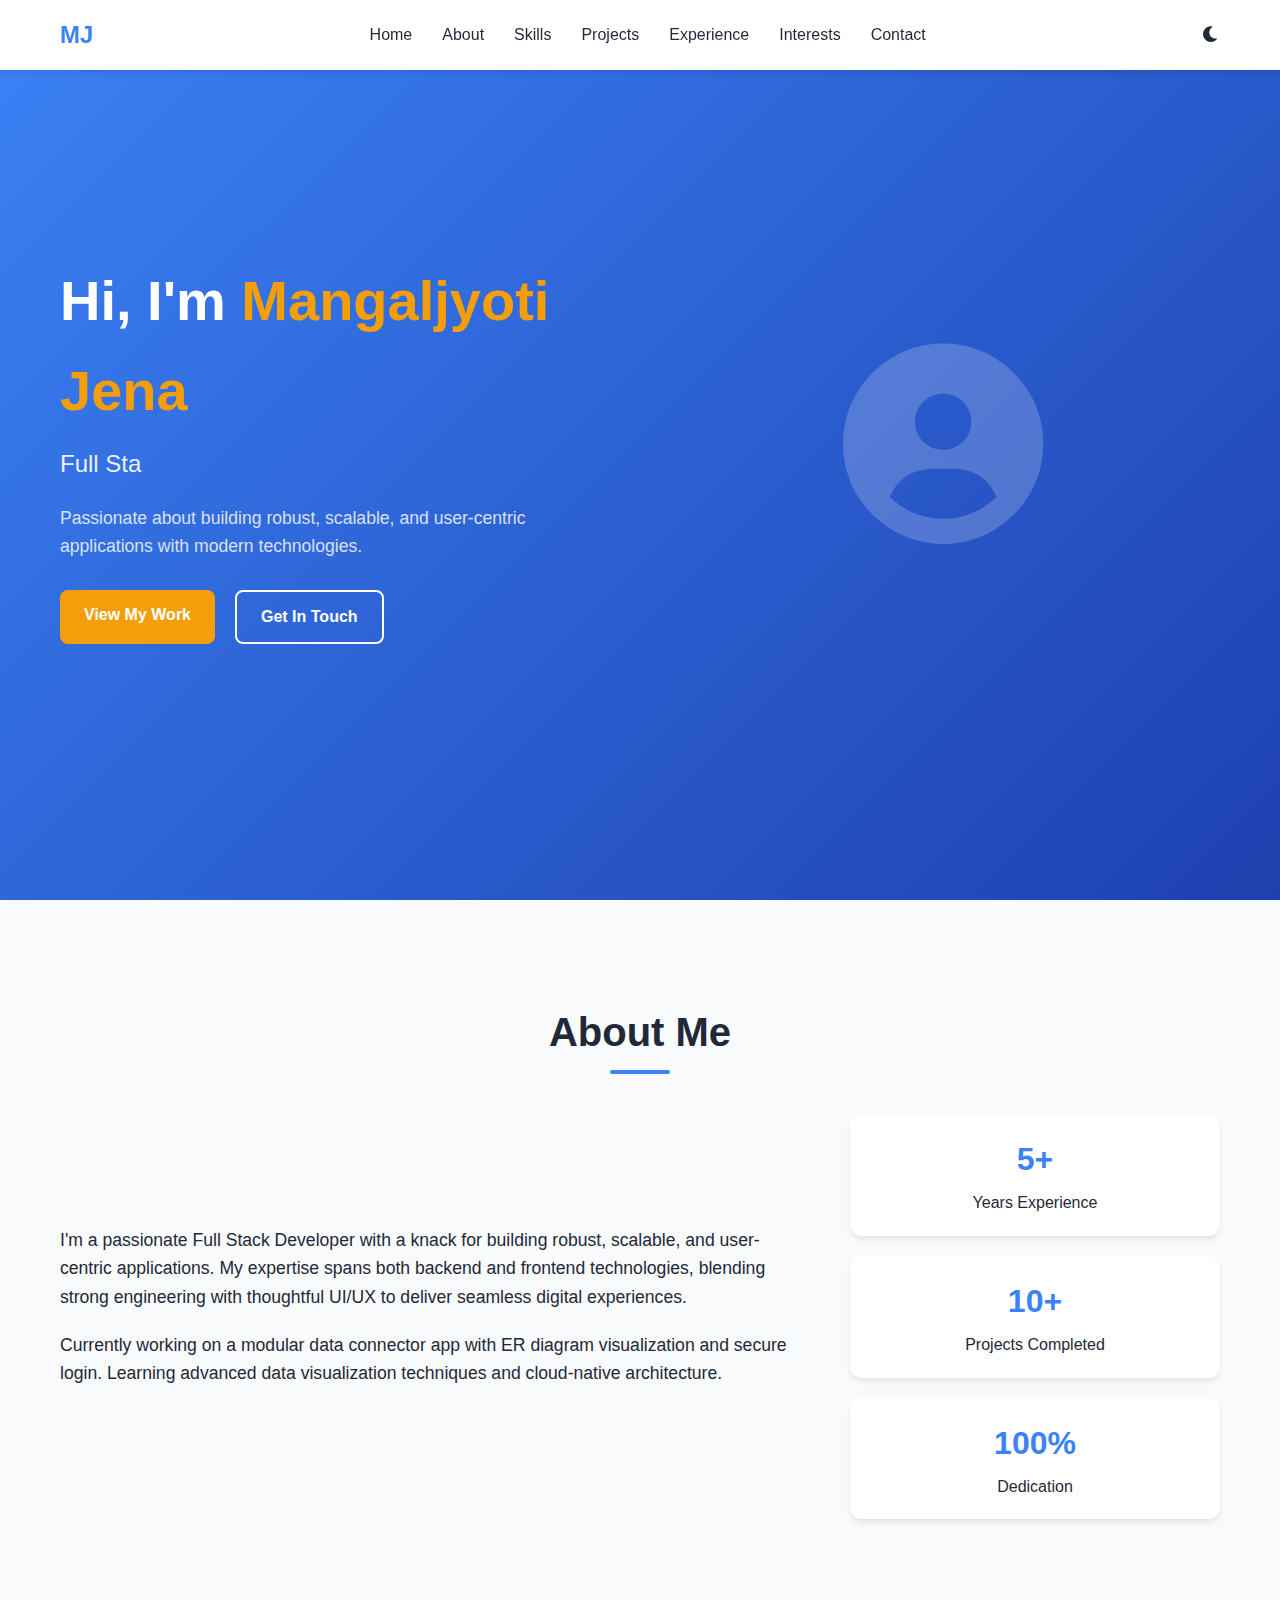
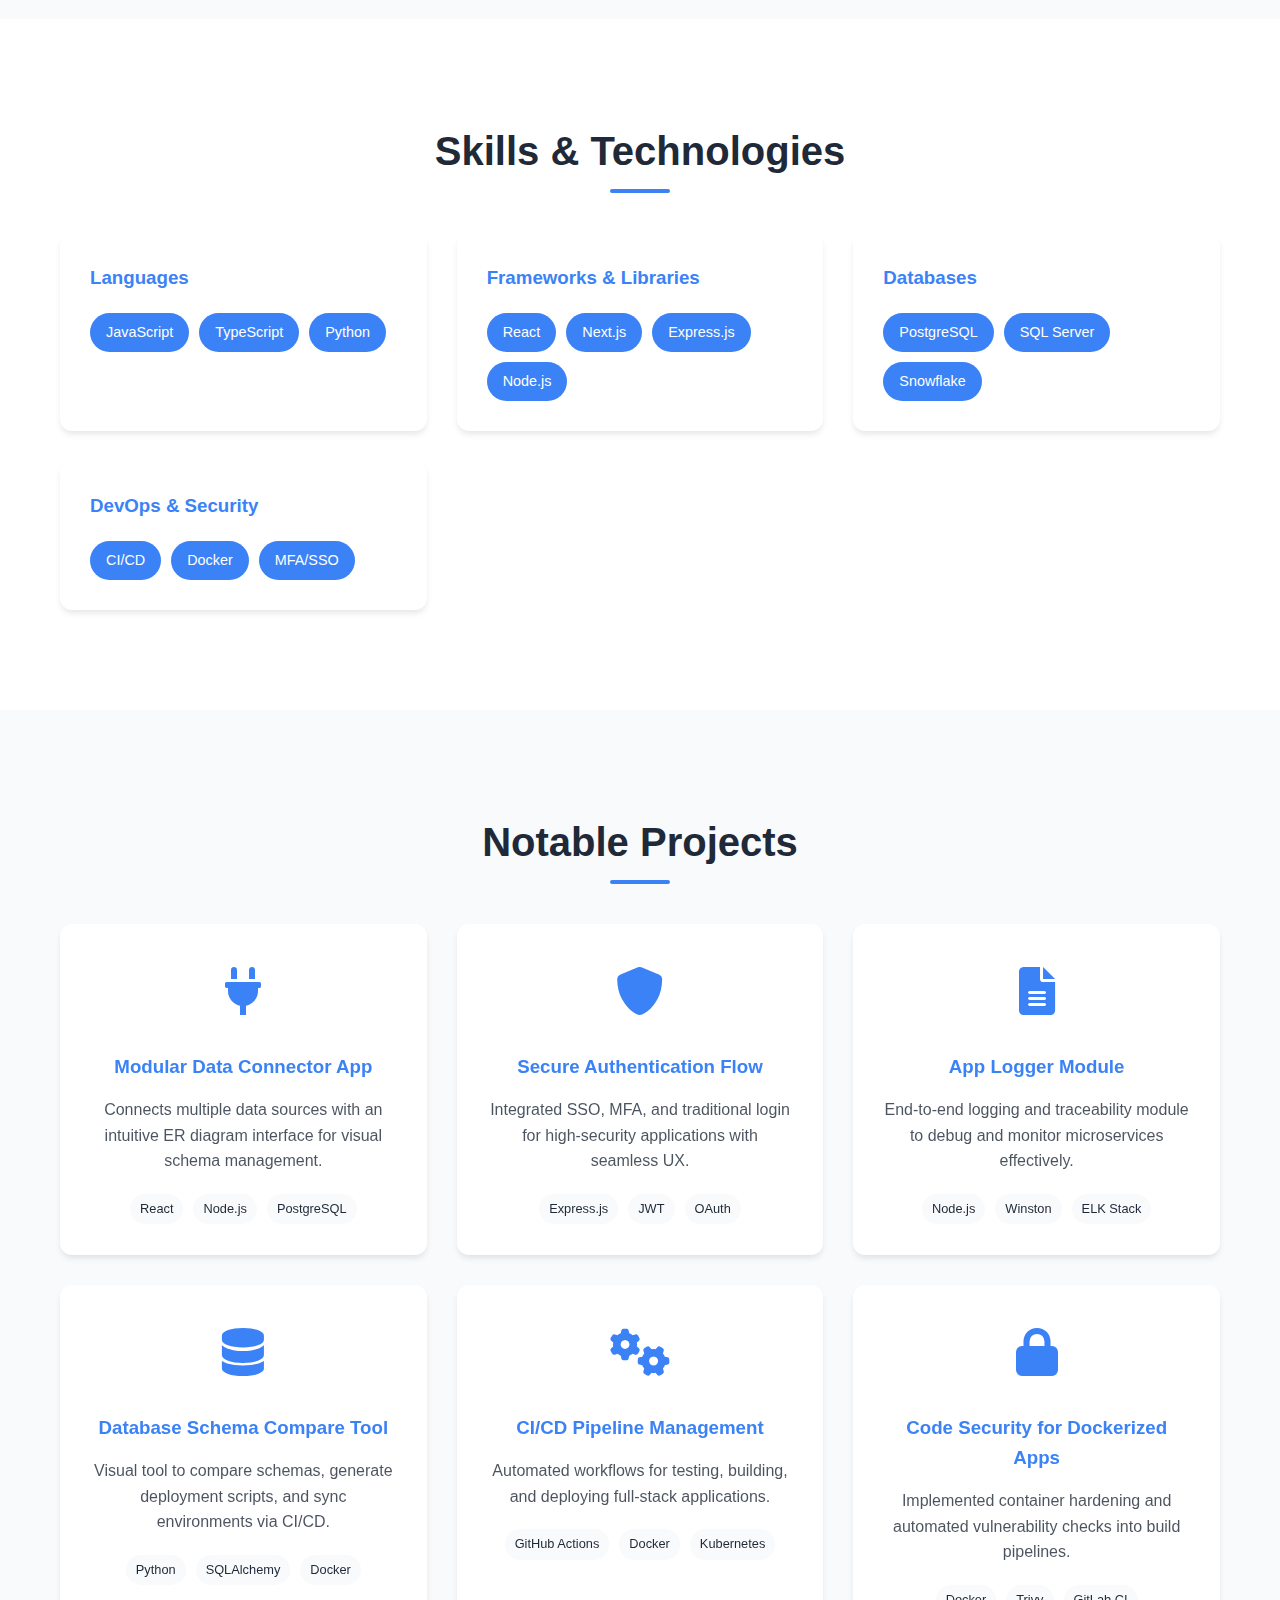
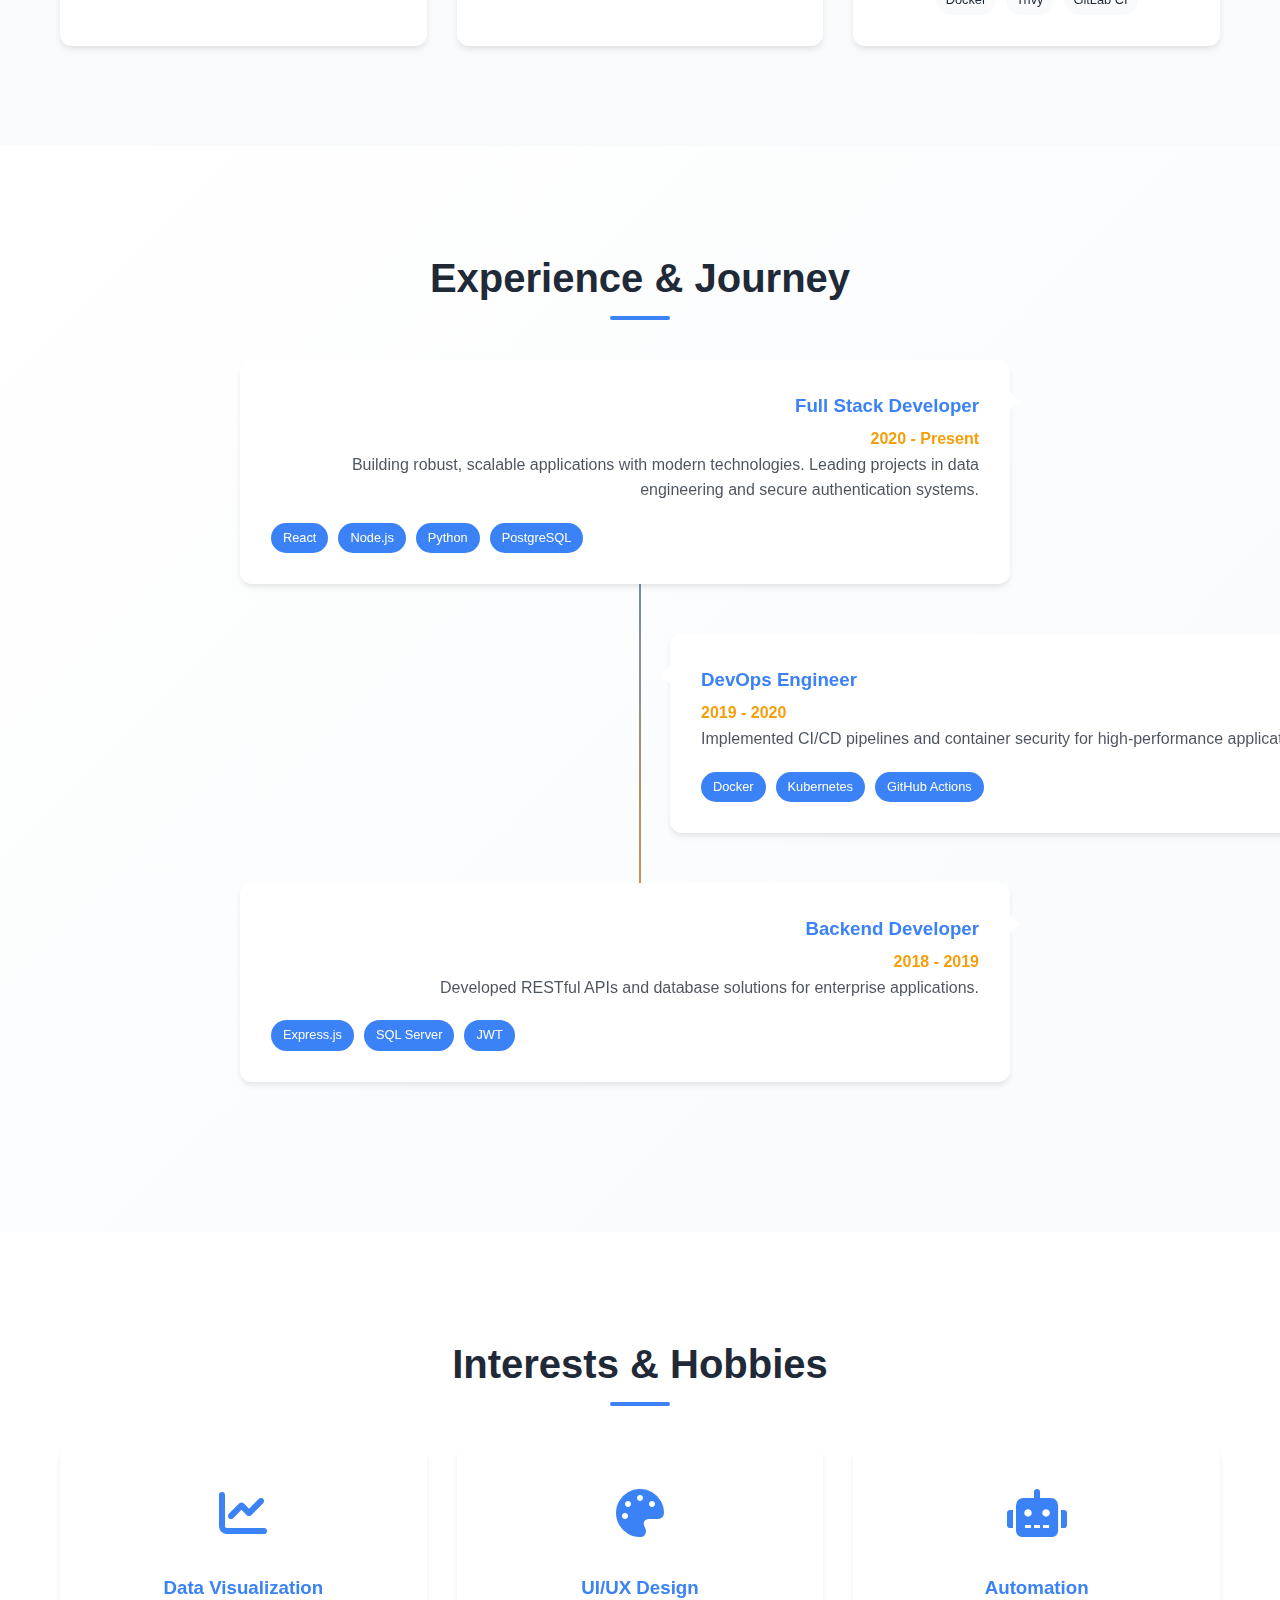
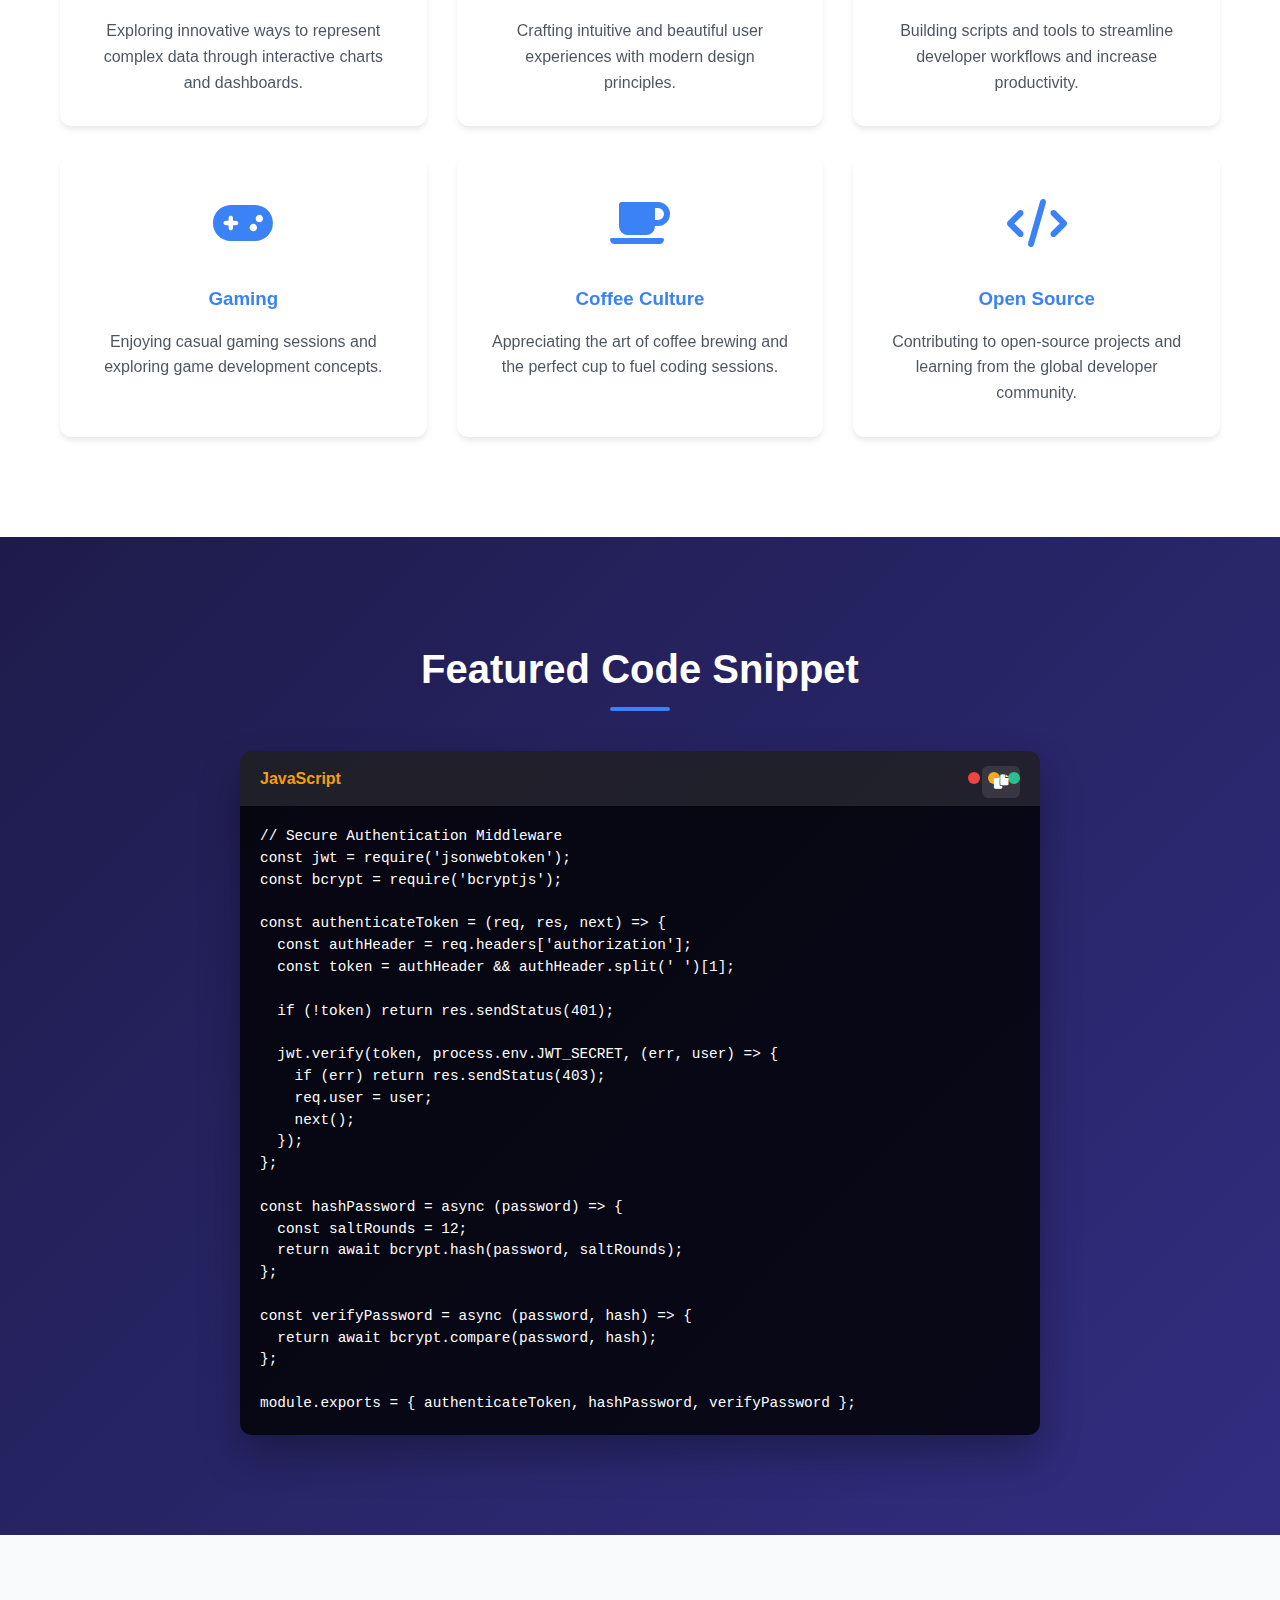
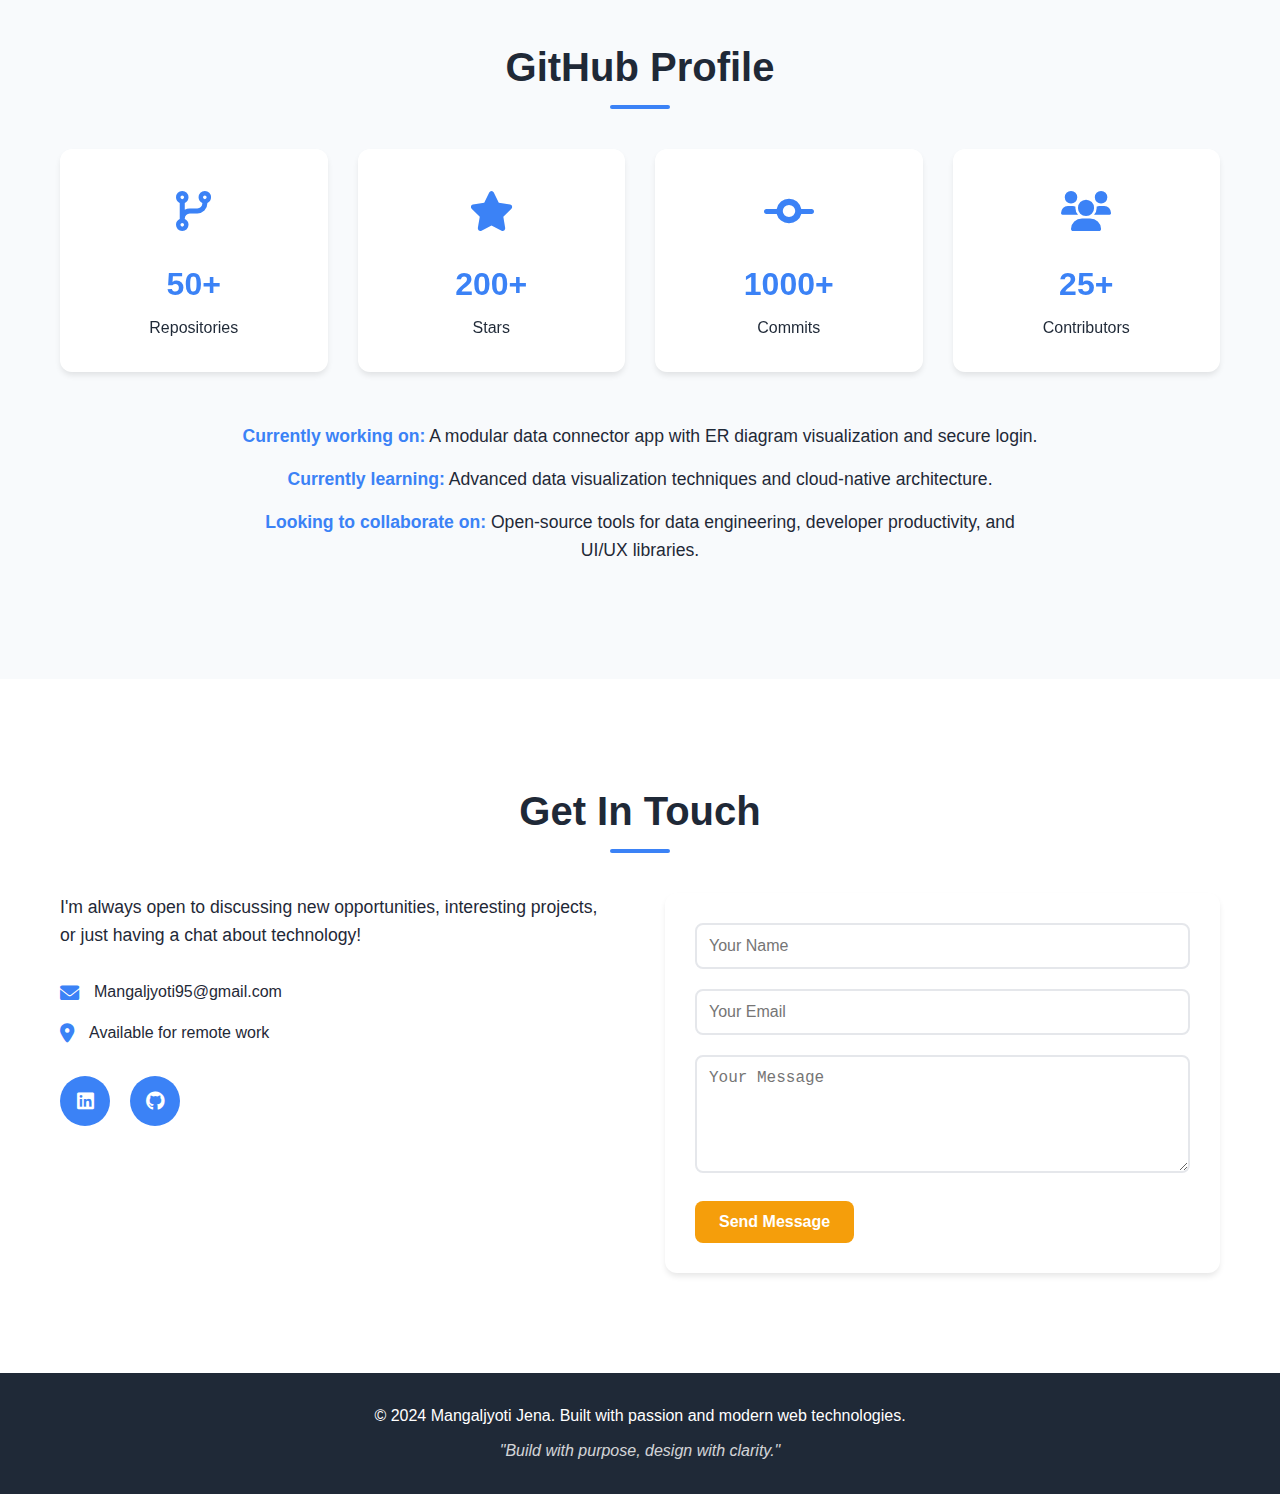
<file: index.html>
<!DOCTYPE html>
<html lang="en">
<head>
    <meta charset="UTF-8">
    <meta name="viewport" content="width=device-width, initial-scale=1.0">
    <title>Mangaljyoti Jena - Full Stack Developer</title>
    <link rel="stylesheet" href="styles.css">
    <link href="https://cdnjs.cloudflare.com/ajax/libs/font-awesome/6.0.0/css/all.min.css" rel="stylesheet">
</head>
<body>
    <nav class="navbar">
        <div class="nav-container">
            <div class="nav-logo">MJ</div>
            <ul class="nav-menu">
                <li><a href="#hero">Home</a></li>
                <li><a href="#about">About</a></li>
                <li><a href="#skills">Skills</a></li>
                <li><a href="#projects">Projects</a></li>
                <li><a href="#experience">Experience</a></li>
                <li><a href="#interests">Interests</a></li>
                <li><a href="#contact">Contact</a></li>
            </ul>
            <div class="nav-toggle">
                <button id="theme-toggle" class="theme-btn"><i class="fas fa-moon"></i></button>
                <div class="hamburger">
                    <span></span>
                    <span></span>
                    <span></span>
                </div>
            </div>
        </div>
    </nav>

    <section id="hero" class="hero">
        <div class="hero-container">
            <div class="hero-content">
                <h1 class="hero-title">Hi, I'm <span class="highlight">Mangaljyoti Jena</span></h1>
                <p class="hero-subtitle">Full Stack Developer | App Creator | Problem Solver</p>
                <p class="hero-description">Passionate about building robust, scalable, and user-centric applications with modern technologies.</p>
                <div class="hero-buttons">
                    <a href="#projects" class="btn btn-primary">View My Work</a>
                    <a href="#contact" class="btn btn-secondary">Get In Touch</a>
                </div>
            </div>
            <div class="hero-image">
                <div class="profile-avatar">
                    <i class="fas fa-user-circle"></i>
                </div>
            </div>
        </div>
    </section>

    <section id="about" class="about">
        <div class="container">
            <h2 class="section-title">About Me</h2>
            <div class="about-content">
                <div class="about-text">
                    <p>I'm a passionate Full Stack Developer with a knack for building robust, scalable, and user-centric applications. My expertise spans both backend and frontend technologies, blending strong engineering with thoughtful UI/UX to deliver seamless digital experiences.</p>
                    <p>Currently working on a modular data connector app with ER diagram visualization and secure login. Learning advanced data visualization techniques and cloud-native architecture.</p>
                </div>
                <div class="about-stats">
                    <div class="stat">
                        <h3>5+</h3>
                        <p>Years Experience</p>
                    </div>
                    <div class="stat">
                        <h3>10+</h3>
                        <p>Projects Completed</p>
                    </div>
                    <div class="stat">
                        <h3>100%</h3>
                        <p>Dedication</p>
                    </div>
                </div>
            </div>
        </div>
    </section>

    <section id="skills" class="skills">
        <div class="container">
            <h2 class="section-title">Skills & Technologies</h2>
            <div class="skills-grid">
                <div class="skill-category">
                    <h3>Languages</h3>
                    <div class="skill-tags">
                        <span class="skill-tag">JavaScript</span>
                        <span class="skill-tag">TypeScript</span>
                        <span class="skill-tag">Python</span>
                    </div>
                </div>
                <div class="skill-category">
                    <h3>Frameworks & Libraries</h3>
                    <div class="skill-tags">
                        <span class="skill-tag">React</span>
                        <span class="skill-tag">Next.js</span>
                        <span class="skill-tag">Express.js</span>
                        <span class="skill-tag">Node.js</span>
                    </div>
                </div>
                <div class="skill-category">
                    <h3>Databases</h3>
                    <div class="skill-tags">
                        <span class="skill-tag">PostgreSQL</span>
                        <span class="skill-tag">SQL Server</span>
                        <span class="skill-tag">Snowflake</span>
                    </div>
                </div>
                <div class="skill-category">
                    <h3>DevOps & Security</h3>
                    <div class="skill-tags">
                        <span class="skill-tag">CI/CD</span>
                        <span class="skill-tag">Docker</span>
                        <span class="skill-tag">MFA/SSO</span>
                    </div>
                </div>
            </div>
        </div>
    </section>

    <section id="projects" class="projects">
        <div class="container">
            <h2 class="section-title">Notable Projects</h2>
            <div class="projects-grid">
                <div class="project-card">
                    <div class="project-icon"><i class="fas fa-plug"></i></div>
                    <h3>Modular Data Connector App</h3>
                    <p>Connects multiple data sources with an intuitive ER diagram interface for visual schema management.</p>
                    <div class="project-tech">
                        <span>React</span>
                        <span>Node.js</span>
                        <span>PostgreSQL</span>
                    </div>
                </div>
                <div class="project-card">
                    <div class="project-icon"><i class="fas fa-shield-alt"></i></div>
                    <h3>Secure Authentication Flow</h3>
                    <p>Integrated SSO, MFA, and traditional login for high-security applications with seamless UX.</p>
                    <div class="project-tech">
                        <span>Express.js</span>
                        <span>JWT</span>
                        <span>OAuth</span>
                    </div>
                </div>
                <div class="project-card">
                    <div class="project-icon"><i class="fas fa-file-alt"></i></div>
                    <h3>App Logger Module</h3>
                    <p>End-to-end logging and traceability module to debug and monitor microservices effectively.</p>
                    <div class="project-tech">
                        <span>Node.js</span>
                        <span>Winston</span>
                        <span>ELK Stack</span>
                    </div>
                </div>
                <div class="project-card">
                    <div class="project-icon"><i class="fas fa-database"></i></div>
                    <h3>Database Schema Compare Tool</h3>
                    <p>Visual tool to compare schemas, generate deployment scripts, and sync environments via CI/CD.</p>
                    <div class="project-tech">
                        <span>Python</span>
                        <span>SQLAlchemy</span>
                        <span>Docker</span>
                    </div>
                </div>
                <div class="project-card">
                    <div class="project-icon"><i class="fas fa-cogs"></i></div>
                    <h3>CI/CD Pipeline Management</h3>
                    <p>Automated workflows for testing, building, and deploying full-stack applications.</p>
                    <div class="project-tech">
                        <span>GitHub Actions</span>
                        <span>Docker</span>
                        <span>Kubernetes</span>
                    </div>
                </div>
                <div class="project-card">
                    <div class="project-icon"><i class="fas fa-lock"></i></div>
                    <h3>Code Security for Dockerized Apps</h3>
                    <p>Implemented container hardening and automated vulnerability checks into build pipelines.</p>
                    <div class="project-tech">
                        <span>Docker</span>
                        <span>Trivy</span>
                        <span>GitLab CI</span>
                    </div>
                </div>
            </div>
        </div>
    </section>

    <section id="experience" class="experience">
        <div class="container">
            <h2 class="section-title">Experience & Journey</h2>
            <div class="timeline">
                <div class="timeline-item">
                    <div class="timeline-content">
                        <h3>Full Stack Developer</h3>
                        <span class="timeline-date">2020 - Present</span>
                        <p>Building robust, scalable applications with modern technologies. Leading projects in data engineering and secure authentication systems.</p>
                        <div class="timeline-skills">
                            <span>React</span>
                            <span>Node.js</span>
                            <span>Python</span>
                            <span>PostgreSQL</span>
                        </div>
                    </div>
                </div>
                <div class="timeline-item">
                    <div class="timeline-content">
                        <h3>DevOps Engineer</h3>
                        <span class="timeline-date">2019 - 2020</span>
                        <p>Implemented CI/CD pipelines and container security for high-performance applications.</p>
                        <div class="timeline-skills">
                            <span>Docker</span>
                            <span>Kubernetes</span>
                            <span>GitHub Actions</span>
                        </div>
                    </div>
                </div>
                <div class="timeline-item">
                    <div class="timeline-content">
                        <h3>Backend Developer</h3>
                        <span class="timeline-date">2018 - 2019</span>
                        <p>Developed RESTful APIs and database solutions for enterprise applications.</p>
                        <div class="timeline-skills">
                            <span>Express.js</span>
                            <span>SQL Server</span>
                            <span>JWT</span>
                        </div>
                    </div>
                </div>
            </div>
        </div>
    </section>

    <section id="interests" class="interests">
        <div class="container">
            <h2 class="section-title">Interests & Hobbies</h2>
            <div class="interests-grid">
                <div class="interest-card">
                    <div class="interest-icon"><i class="fas fa-chart-line"></i></div>
                    <h3>Data Visualization</h3>
                    <p>Exploring innovative ways to represent complex data through interactive charts and dashboards.</p>
                </div>
                <div class="interest-card">
                    <div class="interest-icon"><i class="fas fa-palette"></i></div>
                    <h3>UI/UX Design</h3>
                    <p>Crafting intuitive and beautiful user experiences with modern design principles.</p>
                </div>
                <div class="interest-card">
                    <div class="interest-icon"><i class="fas fa-robot"></i></div>
                    <h3>Automation</h3>
                    <p>Building scripts and tools to streamline developer workflows and increase productivity.</p>
                </div>
                <div class="interest-card">
                    <div class="interest-icon"><i class="fas fa-gamepad"></i></div>
                    <h3>Gaming</h3>
                    <p>Enjoying casual gaming sessions and exploring game development concepts.</p>
                </div>
                <div class="interest-card">
                    <div class="interest-icon"><i class="fas fa-coffee"></i></div>
                    <h3>Coffee Culture</h3>
                    <p>Appreciating the art of coffee brewing and the perfect cup to fuel coding sessions.</p>
                </div>
                <div class="interest-card">
                    <div class="interest-icon"><i class="fas fa-code"></i></div>
                    <h3>Open Source</h3>
                    <p>Contributing to open-source projects and learning from the global developer community.</p>
                </div>
            </div>
        </div>
    </section>

    <section id="code-snippet" class="code-snippet">
        <div class="container">
            <h2 class="section-title">Featured Code Snippet</h2>
            <div class="code-container">
                <div class="code-header">
                    <span class="code-language">JavaScript</span>
                    <div class="code-buttons">
                        <span class="code-dot red"></span>
                        <span class="code-dot yellow"></span>
                        <span class="code-dot green"></span>
                    </div>
                </div>
                <pre><code>// Secure Authentication Middleware
const jwt = require('jsonwebtoken');
const bcrypt = require('bcryptjs');

const authenticateToken = (req, res, next) => {
  const authHeader = req.headers['authorization'];
  const token = authHeader && authHeader.split(' ')[1];

  if (!token) return res.sendStatus(401);

  jwt.verify(token, process.env.JWT_SECRET, (err, user) => {
    if (err) return res.sendStatus(403);
    req.user = user;
    next();
  });
};

const hashPassword = async (password) => {
  const saltRounds = 12;
  return await bcrypt.hash(password, saltRounds);
};

const verifyPassword = async (password, hash) => {
  return await bcrypt.compare(password, hash);
};

module.exports = { authenticateToken, hashPassword, verifyPassword };</code></pre>
            </div>
        </div>
    </section>

    <section id="github-stats" class="github-stats">
        <div class="container">
            <h2 class="section-title">GitHub Profile</h2>
            <div class="stats-grid">
                <div class="stat-card">
                    <div class="stat-icon"><i class="fas fa-code-branch"></i></div>
                    <h3>50+</h3>
                    <p>Repositories</p>
                </div>
                <div class="stat-card">
                    <div class="stat-icon"><i class="fas fa-star"></i></div>
                    <h3>200+</h3>
                    <p>Stars</p>
                </div>
                <div class="stat-card">
                    <div class="stat-icon"><i class="fas fa-code-commit"></i></div>
                    <h3>1000+</h3>
                    <p>Commits</p>
                </div>
                <div class="stat-card">
                    <div class="stat-icon"><i class="fas fa-users"></i></div>
                    <h3>25+</h3>
                    <p>Contributors</p>
                </div>
            </div>
            <div class="github-info">
                <p><strong>Currently working on:</strong> A modular data connector app with ER diagram visualization and secure login.</p>
                <p><strong>Currently learning:</strong> Advanced data visualization techniques and cloud-native architecture.</p>
                <p><strong>Looking to collaborate on:</strong> Open-source tools for data engineering, developer productivity, and UI/UX libraries.</p>
            </div>
        </div>
    </section>

    <section id="contact" class="contact">
        <div class="container">
            <h2 class="section-title">Get In Touch</h2>
            <div class="contact-content">
                <div class="contact-info">
                    <p>I'm always open to discussing new opportunities, interesting projects, or just having a chat about technology!</p>
                    <div class="contact-details">
                        <div class="contact-item">
                            <i class="fas fa-envelope"></i>
                            <span>Mangaljyoti95@gmail.com</span>
                        </div>
                        <div class="contact-item">
                            <i class="fas fa-map-marker-alt"></i>
                            <span>Available for remote work</span>
                        </div>
                    </div>
                    <div class="social-links">
                        <a href="https://www.linkedin.com/in/mangaljyotijena/" target="_blank" class="social-link">
                            <i class="fab fa-linkedin"></i>
                        </a>
                        <a href="https://github.com/Mangaljyotijena" target="_blank" class="social-link">
                            <i class="fab fa-github"></i>
                        </a>
                    </div>
                </div>
                <form class="contact-form" id="contact-form">
                    <div class="form-group">
                        <input type="text" id="name" name="name" placeholder="Your Name" required>
                    </div>
                    <div class="form-group">
                        <input type="email" id="email" name="email" placeholder="Your Email" required>
                    </div>
                    <div class="form-group">
                        <textarea id="message" name="message" placeholder="Your Message" rows="5" required></textarea>
                    </div>
                    <button type="submit" class="btn btn-primary">Send Message</button>
                </form>
            </div>
        </div>
    </section>

    <footer class="footer">
        <div class="container">
            <p>&copy; 2024 Mangaljyoti Jena. Built with passion and modern web technologies.</p>
            <p class="quote">"Build with purpose, design with clarity."</p>
        </div>
    </footer>

    <script src="script.js"></script>
</body>
</html>
</file>
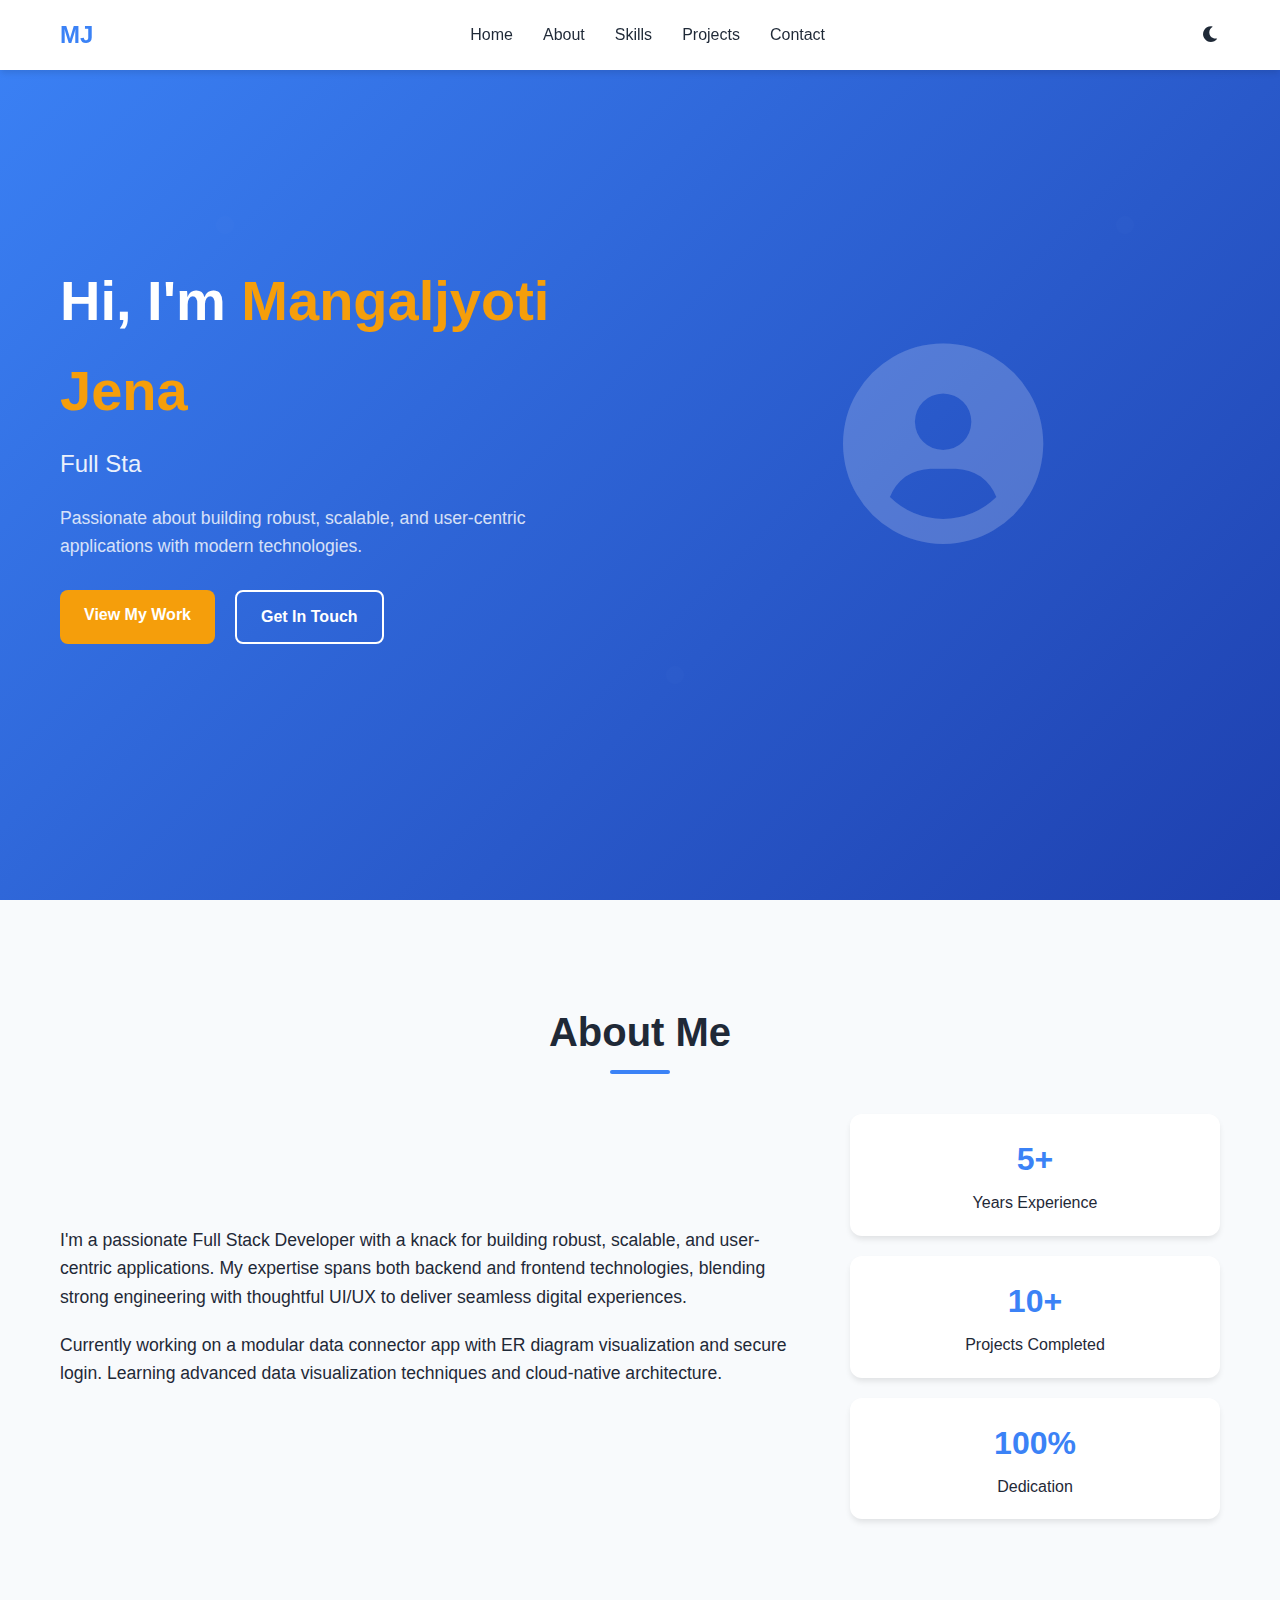
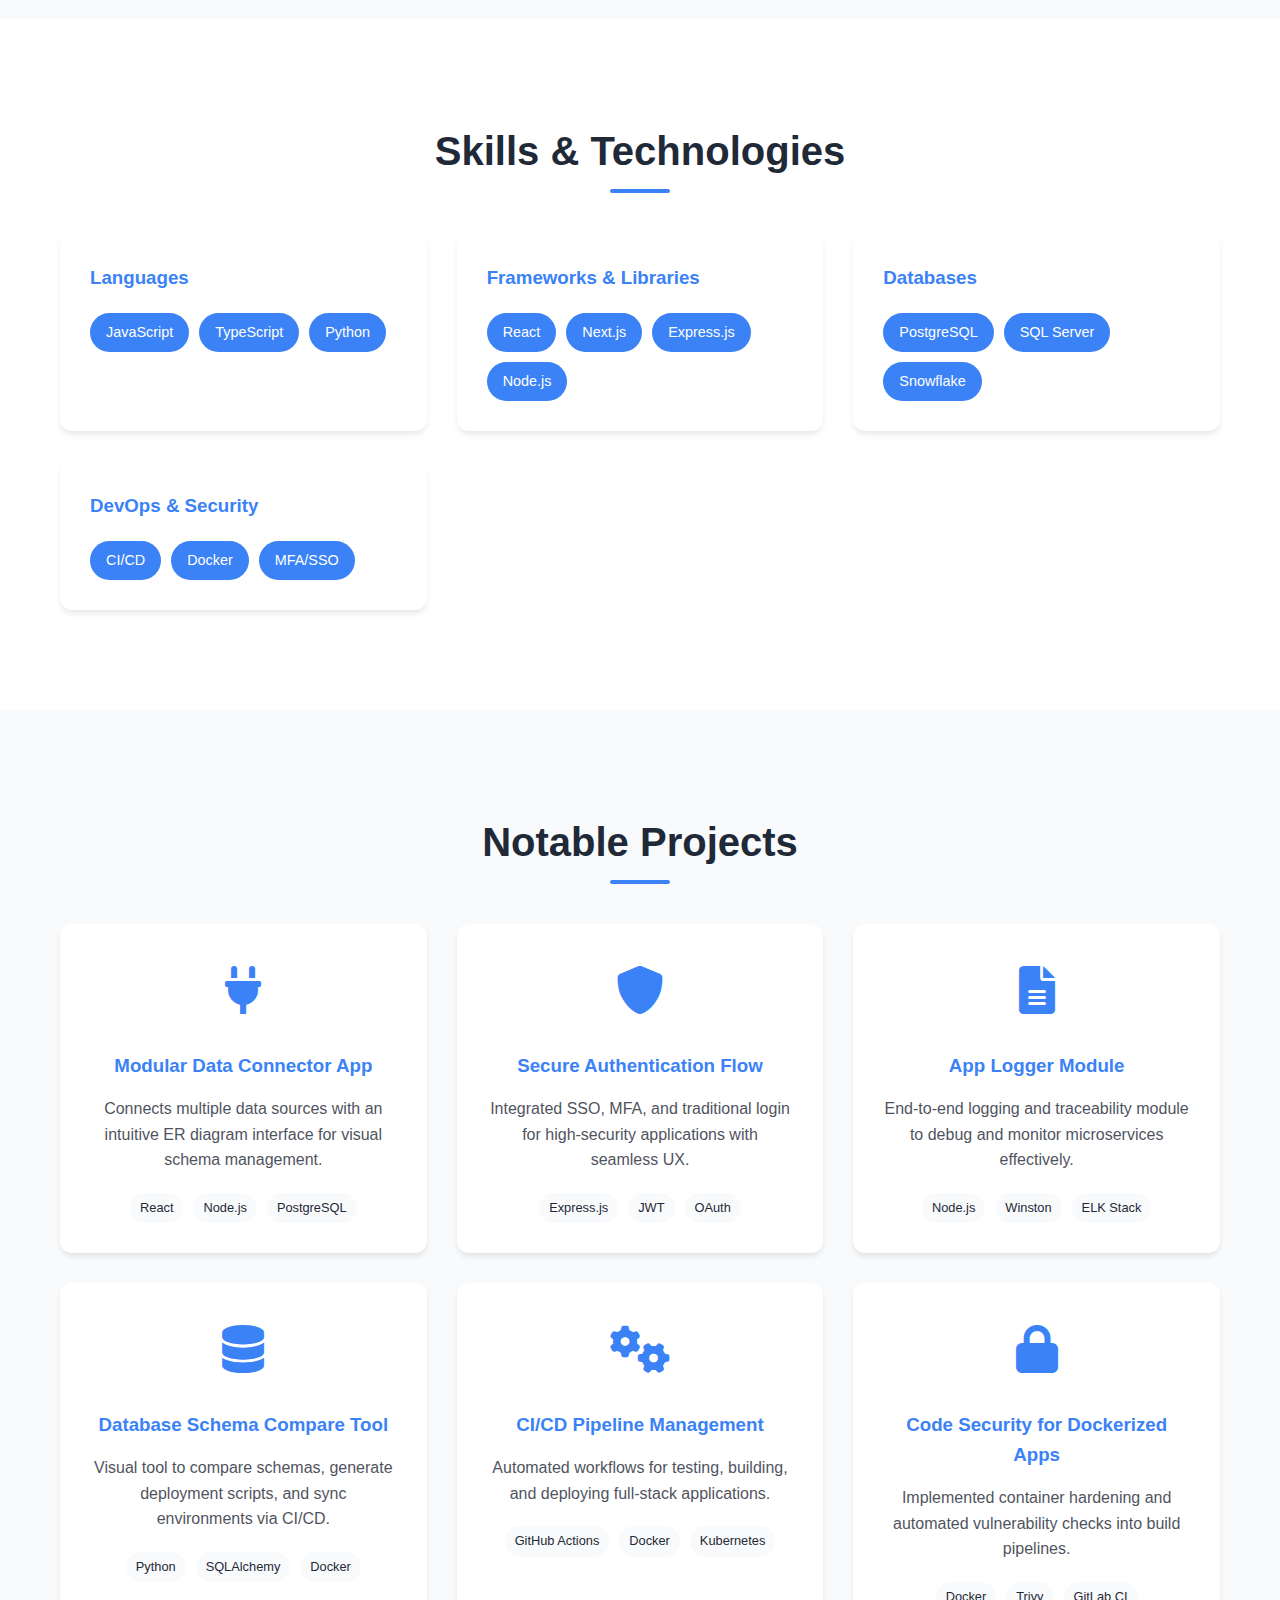
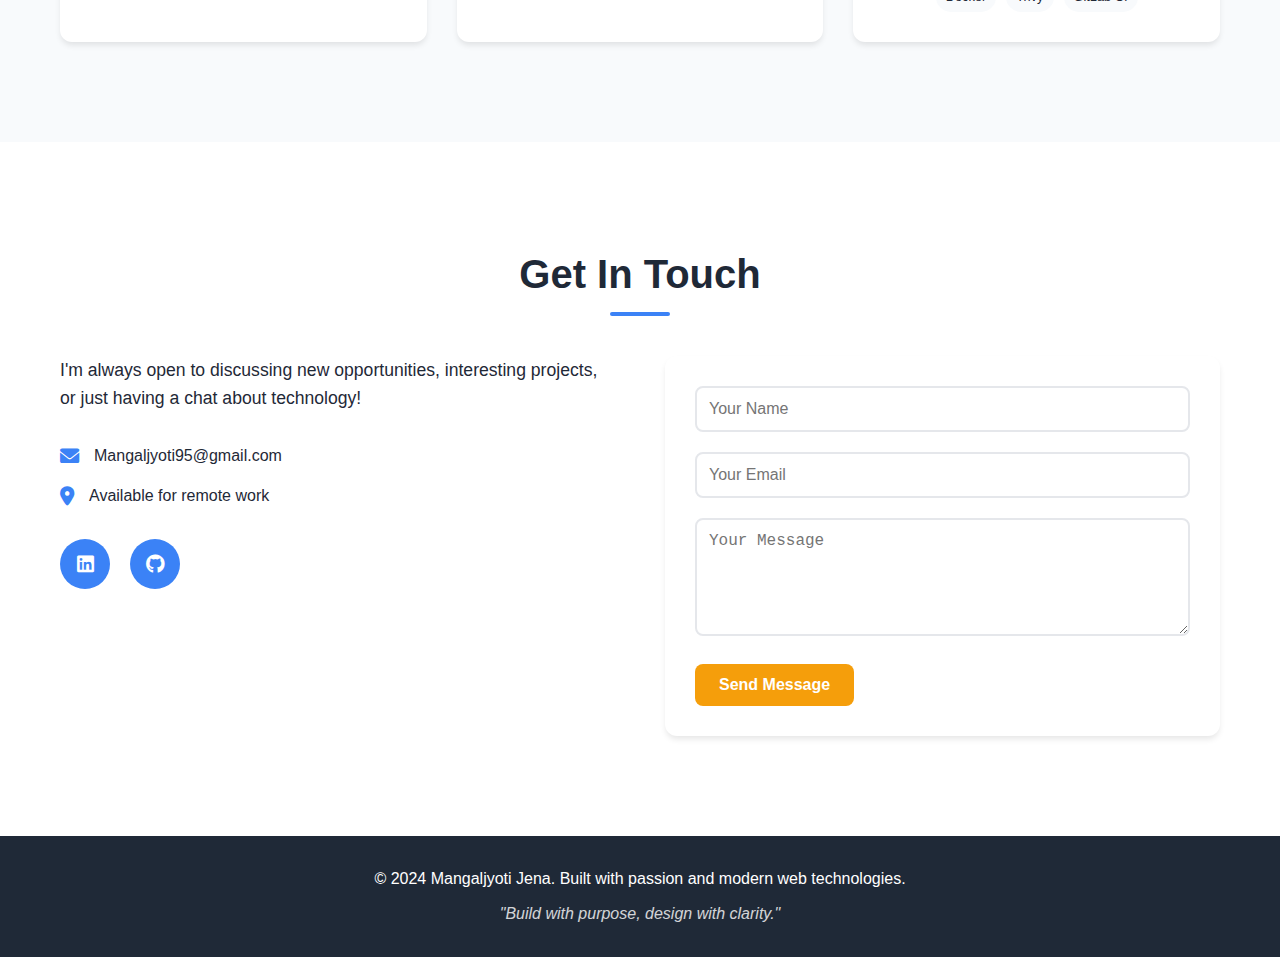
<file: profile-page/index.html>
<!DOCTYPE html>
<html lang="en">
<head>
    <meta charset="UTF-8">
    <meta name="viewport" content="width=device-width, initial-scale=1.0">
    <title>Mangaljyoti Jena - Full Stack Developer</title>
    <link rel="stylesheet" href="styles.css">
    <link href="https://cdnjs.cloudflare.com/ajax/libs/font-awesome/6.0.0/css/all.min.css" rel="stylesheet">
</head>
<body>
    <nav class="navbar">
        <div class="nav-container">
            <div class="nav-logo">MJ</div>
            <ul class="nav-menu">
                <li><a href="#hero">Home</a></li>
                <li><a href="#about">About</a></li>
                <li><a href="#skills">Skills</a></li>
                <li><a href="#projects">Projects</a></li>
                <li><a href="#contact">Contact</a></li>
            </ul>
            <div class="nav-toggle">
                <button id="theme-toggle" class="theme-btn"><i class="fas fa-moon"></i></button>
                <div class="hamburger">
                    <span></span>
                    <span></span>
                    <span></span>
                </div>
            </div>
        </div>
    </nav>

    <section id="hero" class="hero">
        <div class="hero-container">
            <div class="hero-content">
                <h1 class="hero-title">Hi, I'm <span class="highlight">Mangaljyoti Jena</span></h1>
                <p class="hero-subtitle">Full Stack Developer | App Creator | Problem Solver</p>
                <p class="hero-description">Passionate about building robust, scalable, and user-centric applications with modern technologies.</p>
                <div class="hero-buttons">
                    <a href="#projects" class="btn btn-primary">View My Work</a>
                    <a href="#contact" class="btn btn-secondary">Get In Touch</a>
                </div>
            </div>
            <div class="hero-image">
                <div class="profile-avatar">
                    <i class="fas fa-user-circle"></i>
                </div>
            </div>
        </div>
    </section>

    <section id="about" class="about">
        <div class="container">
            <h2 class="section-title">About Me</h2>
            <div class="about-content">
                <div class="about-text">
                    <p>I'm a passionate Full Stack Developer with a knack for building robust, scalable, and user-centric applications. My expertise spans both backend and frontend technologies, blending strong engineering with thoughtful UI/UX to deliver seamless digital experiences.</p>
                    <p>Currently working on a modular data connector app with ER diagram visualization and secure login. Learning advanced data visualization techniques and cloud-native architecture.</p>
                </div>
                <div class="about-stats">
                    <div class="stat">
                        <h3>5+</h3>
                        <p>Years Experience</p>
                    </div>
                    <div class="stat">
                        <h3>10+</h3>
                        <p>Projects Completed</p>
                    </div>
                    <div class="stat">
                        <h3>100%</h3>
                        <p>Dedication</p>
                    </div>
                </div>
            </div>
        </div>
    </section>

    <section id="skills" class="skills">
        <div class="container">
            <h2 class="section-title">Skills & Technologies</h2>
            <div class="skills-grid">
                <div class="skill-category">
                    <h3>Languages</h3>
                    <div class="skill-tags">
                        <span class="skill-tag">JavaScript</span>
                        <span class="skill-tag">TypeScript</span>
                        <span class="skill-tag">Python</span>
                    </div>
                </div>
                <div class="skill-category">
                    <h3>Frameworks & Libraries</h3>
                    <div class="skill-tags">
                        <span class="skill-tag">React</span>
                        <span class="skill-tag">Next.js</span>
                        <span class="skill-tag">Express.js</span>
                        <span class="skill-tag">Node.js</span>
                    </div>
                </div>
                <div class="skill-category">
                    <h3>Databases</h3>
                    <div class="skill-tags">
                        <span class="skill-tag">PostgreSQL</span>
                        <span class="skill-tag">SQL Server</span>
                        <span class="skill-tag">Snowflake</span>
                    </div>
                </div>
                <div class="skill-category">
                    <h3>DevOps & Security</h3>
                    <div class="skill-tags">
                        <span class="skill-tag">CI/CD</span>
                        <span class="skill-tag">Docker</span>
                        <span class="skill-tag">MFA/SSO</span>
                    </div>
                </div>
            </div>
        </div>
    </section>

    <section id="projects" class="projects">
        <div class="container">
            <h2 class="section-title">Notable Projects</h2>
            <div class="projects-grid">
                <div class="project-card">
                    <div class="project-icon"><i class="fas fa-plug"></i></div>
                    <h3>Modular Data Connector App</h3>
                    <p>Connects multiple data sources with an intuitive ER diagram interface for visual schema management.</p>
                    <div class="project-tech">
                        <span>React</span>
                        <span>Node.js</span>
                        <span>PostgreSQL</span>
                    </div>
                </div>
                <div class="project-card">
                    <div class="project-icon"><i class="fas fa-shield-alt"></i></div>
                    <h3>Secure Authentication Flow</h3>
                    <p>Integrated SSO, MFA, and traditional login for high-security applications with seamless UX.</p>
                    <div class="project-tech">
                        <span>Express.js</span>
                        <span>JWT</span>
                        <span>OAuth</span>
                    </div>
                </div>
                <div class="project-card">
                    <div class="project-icon"><i class="fas fa-file-alt"></i></div>
                    <h3>App Logger Module</h3>
                    <p>End-to-end logging and traceability module to debug and monitor microservices effectively.</p>
                    <div class="project-tech">
                        <span>Node.js</span>
                        <span>Winston</span>
                        <span>ELK Stack</span>
                    </div>
                </div>
                <div class="project-card">
                    <div class="project-icon"><i class="fas fa-database"></i></div>
                    <h3>Database Schema Compare Tool</h3>
                    <p>Visual tool to compare schemas, generate deployment scripts, and sync environments via CI/CD.</p>
                    <div class="project-tech">
                        <span>Python</span>
                        <span>SQLAlchemy</span>
                        <span>Docker</span>
                    </div>
                </div>
                <div class="project-card">
                    <div class="project-icon"><i class="fas fa-cogs"></i></div>
                    <h3>CI/CD Pipeline Management</h3>
                    <p>Automated workflows for testing, building, and deploying full-stack applications.</p>
                    <div class="project-tech">
                        <span>GitHub Actions</span>
                        <span>Docker</span>
                        <span>Kubernetes</span>
                    </div>
                </div>
                <div class="project-card">
                    <div class="project-icon"><i class="fas fa-lock"></i></div>
                    <h3>Code Security for Dockerized Apps</h3>
                    <p>Implemented container hardening and automated vulnerability checks into build pipelines.</p>
                    <div class="project-tech">
                        <span>Docker</span>
                        <span>Trivy</span>
                        <span>GitLab CI</span>
                    </div>
                </div>
            </div>
        </div>
    </section>

    <section id="contact" class="contact">
        <div class="container">
            <h2 class="section-title">Get In Touch</h2>
            <div class="contact-content">
                <div class="contact-info">
                    <p>I'm always open to discussing new opportunities, interesting projects, or just having a chat about technology!</p>
                    <div class="contact-details">
                        <div class="contact-item">
                            <i class="fas fa-envelope"></i>
                            <span>Mangaljyoti95@gmail.com</span>
                        </div>
                        <div class="contact-item">
                            <i class="fas fa-map-marker-alt"></i>
                            <span>Available for remote work</span>
                        </div>
                    </div>
                    <div class="social-links">
                        <a href="https://www.linkedin.com/in/mangaljyotijena/" target="_blank" class="social-link">
                            <i class="fab fa-linkedin"></i>
                        </a>
                        <a href="https://github.com/Mangaljyotijena" target="_blank" class="social-link">
                            <i class="fab fa-github"></i>
                        </a>
                    </div>
                </div>
                <form class="contact-form" id="contact-form">
                    <div class="form-group">
                        <input type="text" id="name" name="name" placeholder="Your Name" required>
                    </div>
                    <div class="form-group">
                        <input type="email" id="email" name="email" placeholder="Your Email" required>
                    </div>
                    <div class="form-group">
                        <textarea id="message" name="message" placeholder="Your Message" rows="5" required></textarea>
                    </div>
                    <button type="submit" class="btn btn-primary">Send Message</button>
                </form>
            </div>
        </div>
    </section>

    <footer class="footer">
        <div class="container">
            <p>&copy; 2024 Mangaljyoti Jena. Built with passion and modern web technologies.</p>
            <p class="quote">"Build with purpose, design with clarity."</p>
        </div>
    </footer>

    <script src="script.js"></script>
</body>
</html>
</file>
<file: styles.css>
/* CSS Variables for Themes */
:root {
    --primary-color: #3b82f6;
    --secondary-color: #1e40af;
    --accent-color: #f59e0b;
    --text-color: #1f2937;
    --bg-color: #ffffff;
    --section-bg: #f8fafc;
    --card-bg: #ffffff;
    --border-color: #e5e7eb;
    --shadow: 0 4px 6px -1px rgba(0, 0, 0, 0.1);
    --transition: all 0.3s ease;
}

[data-theme="dark"] {
    --text-color: #f9fafb;
    --bg-color: #111827;
    --section-bg: #1f2937;
    --card-bg: #374151;
    --border-color: #4b5563;
    --shadow: 0 4px 6px -1px rgba(0, 0, 0, 0.3);
}

/* Reset and Base Styles */
* {
    margin: 0;
    padding: 0;
    box-sizing: border-box;
}

body {
    font-family: 'Inter', -apple-system, BlinkMacSystemFont, 'Segoe UI', Roboto, sans-serif;
    line-height: 1.6;
    color: var(--text-color);
    background-color: var(--bg-color);
    transition: var(--transition);
}

.container {
    max-width: 1200px;
    margin: 0 auto;
    padding: 0 20px;
}

/* Navigation */
.navbar {
    position: fixed;
    top: 0;
    width: 100%;
    background-color: var(--bg-color);
    box-shadow: var(--shadow);
    z-index: 1000;
    transition: var(--transition);
}

.nav-container {
    max-width: 1200px;
    margin: 0 auto;
    padding: 0 20px;
    display: flex;
    justify-content: space-between;
    align-items: center;
    height: 70px;
}

.nav-logo {
    font-size: 24px;
    font-weight: bold;
    color: var(--primary-color);
}

.nav-menu {
    display: flex;
    list-style: none;
    gap: 30px;
}

.nav-menu a {
    text-decoration: none;
    color: var(--text-color);
    font-weight: 500;
    transition: var(--transition);
}

.nav-menu a:hover {
    color: var(--primary-color);
}

.nav-toggle {
    display: flex;
    align-items: center;
    gap: 15px;
}

.theme-btn {
    background: none;
    border: none;
    font-size: 18px;
    cursor: pointer;
    color: var(--text-color);
    transition: var(--transition);
}

.hamburger {
    display: none;
    flex-direction: column;
    cursor: pointer;
}

.hamburger span {
    width: 25px;
    height: 3px;
    background-color: var(--text-color);
    margin: 3px 0;
    transition: var(--transition);
}

/* Hero Section */
.hero {
    height: 100vh;
    display: flex;
    align-items: center;
    background: linear-gradient(135deg, var(--primary-color) 0%, var(--secondary-color) 100%);
    color: white;
    position: relative;
    overflow: hidden;
}

.hero::before {
    content: '';
    position: absolute;
    top: 0;
    left: 0;
    right: 0;
    bottom: 0;
    background: url('data:image/svg+xml,<svg xmlns="http://www.w3.org/2000/svg" viewBox="0 0 100 100"><defs><pattern id="grain" width="100" height="100" patternUnits="userSpaceOnUse"><circle cx="25" cy="25" r="1" fill="rgba(255,255,255,0.1)"/><circle cx="75" cy="75" r="1" fill="rgba(255,255,255,0.1)"/></pattern></defs><rect width="100" height="100" fill="url(%23grain)"/></svg>');
    opacity: 0.1;
}

.hero-container {
    max-width: 1200px;
    margin: 0 auto;
    padding: 0 20px;
    display: grid;
    grid-template-columns: 1fr 1fr;
    gap: 50px;
    align-items: center;
    position: relative;
    z-index: 1;
}

.hero-title {
    font-size: 3.5rem;
    font-weight: 700;
    margin-bottom: 10px;
}

.highlight {
    color: var(--accent-color);
}

.hero-subtitle {
    font-size: 1.5rem;
    margin-bottom: 20px;
    opacity: 0.9;
}

.hero-description {
    font-size: 1.1rem;
    margin-bottom: 30px;
    opacity: 0.8;
}

.hero-buttons {
    display: flex;
    gap: 20px;
}

.btn {
    padding: 12px 24px;
    border: none;
    border-radius: 8px;
    font-size: 1rem;
    font-weight: 600;
    cursor: pointer;
    text-decoration: none;
    display: inline-block;
    transition: var(--transition);
}

.btn-primary {
    background-color: var(--accent-color);
    color: white;
}

.btn-primary:hover {
    background-color: #d97706;
    transform: translateY(-2px);
}

.btn-secondary {
    background-color: transparent;
    color: white;
    border: 2px solid white;
}

.btn-secondary:hover {
    background-color: white;
    color: var(--primary-color);
}

.profile-avatar {
    font-size: 200px;
    color: rgba(255, 255, 255, 0.2);
    text-align: center;
}

/* Section Titles */
.section-title {
    font-size: 2.5rem;
    text-align: center;
    margin-bottom: 50px;
    position: relative;
}

.section-title::after {
    content: '';
    position: absolute;
    bottom: -10px;
    left: 50%;
    transform: translateX(-50%);
    width: 60px;
    height: 4px;
    background-color: var(--primary-color);
    border-radius: 2px;
}

/* About Section */
.about {
    padding: 100px 0;
    background-color: var(--section-bg);
}

.about-content {
    display: grid;
    grid-template-columns: 2fr 1fr;
    gap: 50px;
    align-items: center;
}

.about-text p {
    font-size: 1.1rem;
    margin-bottom: 20px;
}

.about-stats {
    display: grid;
    grid-template-columns: 1fr;
    gap: 20px;
}

.stat {
    text-align: center;
    padding: 20px;
    background-color: var(--card-bg);
    border-radius: 12px;
    box-shadow: var(--shadow);
}

.stat h3 {
    font-size: 2rem;
    color: var(--primary-color);
    margin-bottom: 5px;
}

/* Skills Section */
.skills {
    padding: 100px 0;
}

.skills-grid {
    display: grid;
    grid-template-columns: repeat(auto-fit, minmax(300px, 1fr));
    gap: 30px;
}

.skill-category {
    background-color: var(--card-bg);
    padding: 30px;
    border-radius: 12px;
    box-shadow: var(--shadow);
    transition: var(--transition);
}

.skill-category:hover {
    transform: translateY(-5px);
}

.skill-category h3 {
    margin-bottom: 20px;
    color: var(--primary-color);
}

.skill-tags {
    display: flex;
    flex-wrap: wrap;
    gap: 10px;
}

.skill-tag {
    background-color: var(--primary-color);
    color: white;
    padding: 8px 16px;
    border-radius: 20px;
    font-size: 0.9rem;
    font-weight: 500;
}

/* Projects Section */
.projects {
    padding: 100px 0;
    background-color: var(--section-bg);
}

.projects-grid {
    display: grid;
    grid-template-columns: repeat(auto-fit, minmax(350px, 1fr));
    gap: 30px;
}

.project-card {
    background-color: var(--card-bg);
    padding: 30px;
    border-radius: 12px;
    box-shadow: var(--shadow);
    transition: var(--transition);
    text-align: center;
    backdrop-filter: blur(10px);
    border: 1px solid rgba(255, 255, 255, 0.1);
}

.project-card:hover {
    transform: translateY(-5px);
    box-shadow: 0 20px 40px rgba(0, 0, 0, 0.1);
}

.project-icon {
    font-size: 3rem;
    color: var(--primary-color);
    margin-bottom: 20px;
}

.project-card h3 {
    margin-bottom: 15px;
    color: var(--primary-color);
}

.project-card p {
    margin-bottom: 20px;
    opacity: 0.8;
}

.project-tech {
    display: flex;
    flex-wrap: wrap;
    justify-content: center;
    gap: 10px;
}

.project-tech span {
    background-color: var(--section-bg);
    padding: 5px 10px;
    border-radius: 15px;
    font-size: 0.8rem;
    font-weight: 500;
}

/* Experience Section */
.experience {
    padding: 100px 0;
    background: linear-gradient(135deg, var(--bg-color) 0%, var(--section-bg) 100%);
}

.timeline {
    position: relative;
    max-width: 800px;
    margin: 0 auto;
}

.timeline::before {
    content: '';
    position: absolute;
    left: 50%;
    top: 0;
    bottom: 0;
    width: 2px;
    background: linear-gradient(to bottom, var(--primary-color), var(--accent-color));
    transform: translateX(-50%);
}

.timeline-item {
    margin-bottom: 50px;
    position: relative;
}

.timeline-item:nth-child(even) .timeline-content {
    left: 50%;
    margin-left: 30px;
}

.timeline-item:nth-child(odd) .timeline-content {
    left: 0;
    margin-right: 30px;
    text-align: right;
}

.timeline-content {
    background-color: var(--card-bg);
    padding: 30px;
    border-radius: 12px;
    box-shadow: var(--shadow);
    backdrop-filter: blur(10px);
    border: 1px solid rgba(255, 255, 255, 0.1);
    position: relative;
}

.timeline-content::before {
    content: '';
    position: absolute;
    top: 30px;
    width: 0;
    height: 0;
    border-style: solid;
}

.timeline-item:nth-child(even) .timeline-content::before {
    left: -10px;
    border-width: 10px 10px 10px 0;
    border-color: transparent var(--card-bg) transparent transparent;
}

.timeline-item:nth-child(odd) .timeline-content::before {
    right: -10px;
    border-width: 10px 0 10px 10px;
    border-color: transparent transparent transparent var(--card-bg);
}

.timeline-content h3 {
    color: var(--primary-color);
    margin-bottom: 5px;
}

.timeline-date {
    color: var(--accent-color);
    font-weight: 600;
    margin-bottom: 15px;
}

.timeline-content p {
    margin-bottom: 20px;
    opacity: 0.8;
}

.timeline-skills {
    display: flex;
    flex-wrap: wrap;
    gap: 10px;
}

.timeline-skills span {
    background-color: var(--primary-color);
    color: white;
    padding: 5px 12px;
    border-radius: 20px;
    font-size: 0.8rem;
    font-weight: 500;
}

/* Interests Section */
.interests {
    padding: 100px 0;
    background-color: var(--bg-color);
}

.interests-grid {
    display: grid;
    grid-template-columns: repeat(auto-fit, minmax(300px, 1fr));
    gap: 30px;
}

.interest-card {
    background-color: var(--card-bg);
    padding: 30px;
    border-radius: 12px;
    box-shadow: var(--shadow);
    text-align: center;
    transition: var(--transition);
    backdrop-filter: blur(10px);
    border: 1px solid rgba(255, 255, 255, 0.1);
}

.interest-card:hover {
    transform: translateY(-5px);
    box-shadow: 0 20px 40px rgba(0, 0, 0, 0.1);
}

.interest-icon {
    font-size: 3rem;
    color: var(--primary-color);
    margin-bottom: 20px;
}

.interest-card h3 {
    margin-bottom: 15px;
    color: var(--primary-color);
}

.interest-card p {
    opacity: 0.8;
}

/* Code Snippet Section */
.code-snippet {
    padding: 100px 0;
    background: linear-gradient(135deg, #1e1b4b 0%, #312e81 100%);
    color: white;
}

.code-container {
    max-width: 800px;
    margin: 0 auto;
    background-color: rgba(0, 0, 0, 0.8);
    border-radius: 12px;
    overflow: hidden;
    box-shadow: 0 20px 40px rgba(0, 0, 0, 0.3);
}

.code-header {
    background-color: rgba(255, 255, 255, 0.1);
    padding: 15px 20px;
    display: flex;
    justify-content: space-between;
    align-items: center;
}

.code-language {
    font-weight: 600;
    color: var(--accent-color);
}

.code-buttons {
    display: flex;
    gap: 8px;
}

.code-dot {
    width: 12px;
    height: 12px;
    border-radius: 50%;
}

.code-dot.red {
    background-color: #ef4444;
}

.code-dot.yellow {
    background-color: #f59e0b;
}

.code-dot.green {
    background-color: #10b981;
}

.code-container pre {
    margin: 0;
    padding: 20px;
    overflow-x: auto;
}

.code-container code {
    font-family: 'Fira Code', 'Monaco', 'Consolas', monospace;
    font-size: 0.9rem;
    line-height: 1.5;
}

/* GitHub Stats Section */
.github-stats {
    padding: 100px 0;
    background-color: var(--section-bg);
}

.stats-grid {
    display: grid;
    grid-template-columns: repeat(auto-fit, minmax(200px, 1fr));
    gap: 30px;
    margin-bottom: 50px;
}

.stat-card {
    background-color: var(--card-bg);
    padding: 30px;
    border-radius: 12px;
    text-align: center;
    box-shadow: var(--shadow);
    backdrop-filter: blur(10px);
    border: 1px solid rgba(255, 255, 255, 0.1);
    transition: var(--transition);
}

.stat-card:hover {
    transform: translateY(-5px);
}

.stat-icon {
    font-size: 2.5rem;
    color: var(--primary-color);
    margin-bottom: 15px;
}

.stat-card h3 {
    font-size: 2rem;
    color: var(--primary-color);
    margin-bottom: 5px;
}

.github-info {
    max-width: 800px;
    margin: 0 auto;
    text-align: center;
}

.github-info p {
    margin-bottom: 15px;
    font-size: 1.1rem;
}

.github-info strong {
    color: var(--primary-color);
}

/* Contact Section */
.contact {
    padding: 100px 0;
}

.contact-content {
    display: grid;
    grid-template-columns: 1fr 1fr;
    gap: 50px;
    align-items: start;
}

.contact-info p {
    font-size: 1.1rem;
    margin-bottom: 30px;
}

.contact-details {
    margin-bottom: 30px;
}

.contact-item {
    display: flex;
    align-items: center;
    gap: 15px;
    margin-bottom: 15px;
}

.contact-item i {
    color: var(--primary-color);
    font-size: 1.2rem;
}

.social-links {
    display: flex;
    gap: 20px;
}

.social-link {
    display: flex;
    align-items: center;
    justify-content: center;
    width: 50px;
    height: 50px;
    background-color: var(--primary-color);
    color: white;
    border-radius: 50%;
    text-decoration: none;
    font-size: 1.2rem;
    transition: var(--transition);
}

.social-link:hover {
    background-color: var(--secondary-color);
    transform: scale(1.1);
}

.contact-form {
    background-color: var(--card-bg);
    padding: 30px;
    border-radius: 12px;
    box-shadow: var(--shadow);
}

.form-group {
    margin-bottom: 20px;
}

.form-group input,
.form-group textarea {
    width: 100%;
    padding: 12px;
    border: 2px solid var(--border-color);
    border-radius: 8px;
    font-size: 1rem;
    transition: var(--transition);
    background-color: var(--bg-color);
    color: var(--text-color);
}

.form-group input:focus,
.form-group textarea:focus {
    outline: none;
    border-color: var(--primary-color);
}

/* Footer */
.footer {
    background-color: var(--text-color);
    color: white;
    padding: 30px 0;
    text-align: center;
}

.footer .quote {
    margin-top: 10px;
    font-style: italic;
    opacity: 0.8;
}

/* Responsive Design */
@media (max-width: 768px) {
    .nav-menu {
        display: none;
    }

    .hamburger {
        display: flex;
    }

    .hero-container {
        grid-template-columns: 1fr;
        text-align: center;
        gap: 30px;
    }

    .hero-title {
        font-size: 2.5rem;
    }

    .hero-buttons {
        justify-content: center;
    }

    .about-content,
    .contact-content {
        grid-template-columns: 1fr;
        gap: 30px;
    }

    .skills-grid,
    .projects-grid,
    .interests-grid,
    .stats-grid {
        grid-template-columns: 1fr;
    }

    .section-title {
        font-size: 2rem;
    }

    .timeline::before {
        left: 30px;
    }

    .timeline-item:nth-child(even) .timeline-content,
    .timeline-item:nth-child(odd) .timeline-content {
        left: 60px;
        margin-left: 0;
        margin-right: 0;
        text-align: left;
    }

    .timeline-content::before {
        left: -10px !important;
        border-width: 10px 10px 10px 0 !important;
        border-color: transparent var(--card-bg) transparent transparent !important;
    }
}

/* Animations */
@keyframes fadeInUp {
    from {
        opacity: 0;
        transform: translateY(30px);
    }
    to {
        opacity: 1;
        transform: translateY(0);
    }
}

.fade-in-up {
    animation: fadeInUp 0.6s ease-out;
}

/* Scrollbar Styling */
::-webkit-scrollbar {
    width: 8px;
}

::-webkit-scrollbar-track {
    background: var(--section-bg);
}

::-webkit-scrollbar-thumb {
    background: var(--primary-color);
    border-radius: 4px;
}

::-webkit-scrollbar-thumb:hover {
    background: var(--secondary-color);
}
</file>
<file: profile-page/styles.css>
/* CSS Variables for Themes */
:root {
    --primary-color: #3b82f6;
    --secondary-color: #1e40af;
    --accent-color: #f59e0b;
    --text-color: #1f2937;
    --bg-color: #ffffff;
    --section-bg: #f8fafc;
    --card-bg: #ffffff;
    --border-color: #e5e7eb;
    --shadow: 0 4px 6px -1px rgba(0, 0, 0, 0.1);
    --transition: all 0.3s ease;
}

[data-theme="dark"] {
    --text-color: #f9fafb;
    --bg-color: #111827;
    --section-bg: #1f2937;
    --card-bg: #374151;
    --border-color: #4b5563;
    --shadow: 0 4px 6px -1px rgba(0, 0, 0, 0.3);
}

/* Reset and Base Styles */
* {
    margin: 0;
    padding: 0;
    box-sizing: border-box;
}

body {
    font-family: 'Inter', -apple-system, BlinkMacSystemFont, 'Segoe UI', Roboto, sans-serif;
    line-height: 1.6;
    color: var(--text-color);
    background-color: var(--bg-color);
    transition: var(--transition);
}

.container {
    max-width: 1200px;
    margin: 0 auto;
    padding: 0 20px;
}

/* Navigation */
.navbar {
    position: fixed;
    top: 0;
    width: 100%;
    background-color: var(--bg-color);
    box-shadow: var(--shadow);
    z-index: 1000;
    transition: var(--transition);
}

.nav-container {
    max-width: 1200px;
    margin: 0 auto;
    padding: 0 20px;
    display: flex;
    justify-content: space-between;
    align-items: center;
    height: 70px;
}

.nav-logo {
    font-size: 24px;
    font-weight: bold;
    color: var(--primary-color);
}

.nav-menu {
    display: flex;
    list-style: none;
    gap: 30px;
}

.nav-menu a {
    text-decoration: none;
    color: var(--text-color);
    font-weight: 500;
    transition: var(--transition);
}

.nav-menu a:hover {
    color: var(--primary-color);
}

.nav-toggle {
    display: flex;
    align-items: center;
    gap: 15px;
}

.theme-btn {
    background: none;
    border: none;
    font-size: 18px;
    cursor: pointer;
    color: var(--text-color);
    transition: var(--transition);
}

.hamburger {
    display: none;
    flex-direction: column;
    cursor: pointer;
}

.hamburger span {
    width: 25px;
    height: 3px;
    background-color: var(--text-color);
    margin: 3px 0;
    transition: var(--transition);
}

/* Hero Section */
.hero {
    height: 100vh;
    display: flex;
    align-items: center;
    background: linear-gradient(135deg, var(--primary-color) 0%, var(--secondary-color) 100%);
    color: white;
    position: relative;
    overflow: hidden;
}

.hero::before {
    content: '';
    position: absolute;
    top: 0;
    left: 0;
    right: 0;
    bottom: 0;
    background: url('data:image/svg+xml,<svg xmlns="http://www.w3.org/2000/svg" viewBox="0 0 100 100"><defs><pattern id="grain" width="100" height="100" patternUnits="userSpaceOnUse"><circle cx="25" cy="25" r="1" fill="rgba(255,255,255,0.1)"/><circle cx="75" cy="75" r="1" fill="rgba(255,255,255,0.1)"/></pattern></defs><rect width="100" height="100" fill="url(%23grain)"/></svg>');
    opacity: 0.1;
}

.hero-container {
    max-width: 1200px;
    margin: 0 auto;
    padding: 0 20px;
    display: grid;
    grid-template-columns: 1fr 1fr;
    gap: 50px;
    align-items: center;
    position: relative;
    z-index: 1;
}

.hero-title {
    font-size: 3.5rem;
    font-weight: 700;
    margin-bottom: 10px;
}

.highlight {
    color: var(--accent-color);
}

.hero-subtitle {
    font-size: 1.5rem;
    margin-bottom: 20px;
    opacity: 0.9;
}

.hero-description {
    font-size: 1.1rem;
    margin-bottom: 30px;
    opacity: 0.8;
}

.hero-buttons {
    display: flex;
    gap: 20px;
}

.btn {
    padding: 12px 24px;
    border: none;
    border-radius: 8px;
    font-size: 1rem;
    font-weight: 600;
    cursor: pointer;
    text-decoration: none;
    display: inline-block;
    transition: var(--transition);
}

.btn-primary {
    background-color: var(--accent-color);
    color: white;
}

.btn-primary:hover {
    background-color: #d97706;
    transform: translateY(-2px);
}

.btn-secondary {
    background-color: transparent;
    color: white;
    border: 2px solid white;
}

.btn-secondary:hover {
    background-color: white;
    color: var(--primary-color);
}

.profile-avatar {
    font-size: 200px;
    color: rgba(255, 255, 255, 0.2);
    text-align: center;
}

/* Section Titles */
.section-title {
    font-size: 2.5rem;
    text-align: center;
    margin-bottom: 50px;
    position: relative;
}

.section-title::after {
    content: '';
    position: absolute;
    bottom: -10px;
    left: 50%;
    transform: translateX(-50%);
    width: 60px;
    height: 4px;
    background-color: var(--primary-color);
    border-radius: 2px;
}

/* About Section */
.about {
    padding: 100px 0;
    background-color: var(--section-bg);
}

.about-content {
    display: grid;
    grid-template-columns: 2fr 1fr;
    gap: 50px;
    align-items: center;
}

.about-text p {
    font-size: 1.1rem;
    margin-bottom: 20px;
}

.about-stats {
    display: grid;
    grid-template-columns: 1fr;
    gap: 20px;
}

.stat {
    text-align: center;
    padding: 20px;
    background-color: var(--card-bg);
    border-radius: 12px;
    box-shadow: var(--shadow);
}

.stat h3 {
    font-size: 2rem;
    color: var(--primary-color);
    margin-bottom: 5px;
}

/* Skills Section */
.skills {
    padding: 100px 0;
}

.skills-grid {
    display: grid;
    grid-template-columns: repeat(auto-fit, minmax(300px, 1fr));
    gap: 30px;
}

.skill-category {
    background-color: var(--card-bg);
    padding: 30px;
    border-radius: 12px;
    box-shadow: var(--shadow);
    transition: var(--transition);
}

.skill-category:hover {
    transform: translateY(-5px);
}

.skill-category h3 {
    margin-bottom: 20px;
    color: var(--primary-color);
}

.skill-tags {
    display: flex;
    flex-wrap: wrap;
    gap: 10px;
}

.skill-tag {
    background-color: var(--primary-color);
    color: white;
    padding: 8px 16px;
    border-radius: 20px;
    font-size: 0.9rem;
    font-weight: 500;
}

/* Projects Section */
.projects {
    padding: 100px 0;
    background-color: var(--section-bg);
}

.projects-grid {
    display: grid;
    grid-template-columns: repeat(auto-fit, minmax(350px, 1fr));
    gap: 30px;
}

.project-card {
    background-color: var(--card-bg);
    padding: 30px;
    border-radius: 12px;
    box-shadow: var(--shadow);
    transition: var(--transition);
    text-align: center;
}

.project-card:hover {
    transform: translateY(-5px);
}

.project-icon {
    font-size: 3rem;
    color: var(--primary-color);
    margin-bottom: 20px;
}

.project-card h3 {
    margin-bottom: 15px;
    color: var(--primary-color);
}

.project-card p {
    margin-bottom: 20px;
    opacity: 0.8;
}

.project-tech {
    display: flex;
    flex-wrap: wrap;
    justify-content: center;
    gap: 10px;
}

.project-tech span {
    background-color: var(--section-bg);
    padding: 5px 10px;
    border-radius: 15px;
    font-size: 0.8rem;
    font-weight: 500;
}

/* Contact Section */
.contact {
    padding: 100px 0;
}

.contact-content {
    display: grid;
    grid-template-columns: 1fr 1fr;
    gap: 50px;
    align-items: start;
}

.contact-info p {
    font-size: 1.1rem;
    margin-bottom: 30px;
}

.contact-details {
    margin-bottom: 30px;
}

.contact-item {
    display: flex;
    align-items: center;
    gap: 15px;
    margin-bottom: 15px;
}

.contact-item i {
    color: var(--primary-color);
    font-size: 1.2rem;
}

.social-links {
    display: flex;
    gap: 20px;
}

.social-link {
    display: flex;
    align-items: center;
    justify-content: center;
    width: 50px;
    height: 50px;
    background-color: var(--primary-color);
    color: white;
    border-radius: 50%;
    text-decoration: none;
    font-size: 1.2rem;
    transition: var(--transition);
}

.social-link:hover {
    background-color: var(--secondary-color);
    transform: scale(1.1);
}

.contact-form {
    background-color: var(--card-bg);
    padding: 30px;
    border-radius: 12px;
    box-shadow: var(--shadow);
}

.form-group {
    margin-bottom: 20px;
}

.form-group input,
.form-group textarea {
    width: 100%;
    padding: 12px;
    border: 2px solid var(--border-color);
    border-radius: 8px;
    font-size: 1rem;
    transition: var(--transition);
    background-color: var(--bg-color);
    color: var(--text-color);
}

.form-group input:focus,
.form-group textarea:focus {
    outline: none;
    border-color: var(--primary-color);
}

/* Footer */
.footer {
    background-color: var(--text-color);
    color: white;
    padding: 30px 0;
    text-align: center;
}

.footer .quote {
    margin-top: 10px;
    font-style: italic;
    opacity: 0.8;
}

/* Responsive Design */
@media (max-width: 768px) {
    .nav-menu {
        display: none;
    }

    .hamburger {
        display: flex;
    }

    .hero-container {
        grid-template-columns: 1fr;
        text-align: center;
        gap: 30px;
    }

    .hero-title {
        font-size: 2.5rem;
    }

    .hero-buttons {
        justify-content: center;
    }

    .about-content,
    .contact-content {
        grid-template-columns: 1fr;
        gap: 30px;
    }

    .skills-grid,
    .projects-grid {
        grid-template-columns: 1fr;
    }

    .section-title {
        font-size: 2rem;
    }
}

/* Animations */
@keyframes fadeInUp {
    from {
        opacity: 0;
        transform: translateY(30px);
    }
    to {
        opacity: 1;
        transform: translateY(0);
    }
}

.fade-in-up {
    animation: fadeInUp 0.6s ease-out;
}

/* Scrollbar Styling */
::-webkit-scrollbar {
    width: 8px;
}

::-webkit-scrollbar-track {
    background: var(--section-bg);
}

::-webkit-scrollbar-thumb {
    background: var(--primary-color);
    border-radius: 4px;
}

::-webkit-scrollbar-thumb:hover {
    background: var(--secondary-color);
}
</file>
